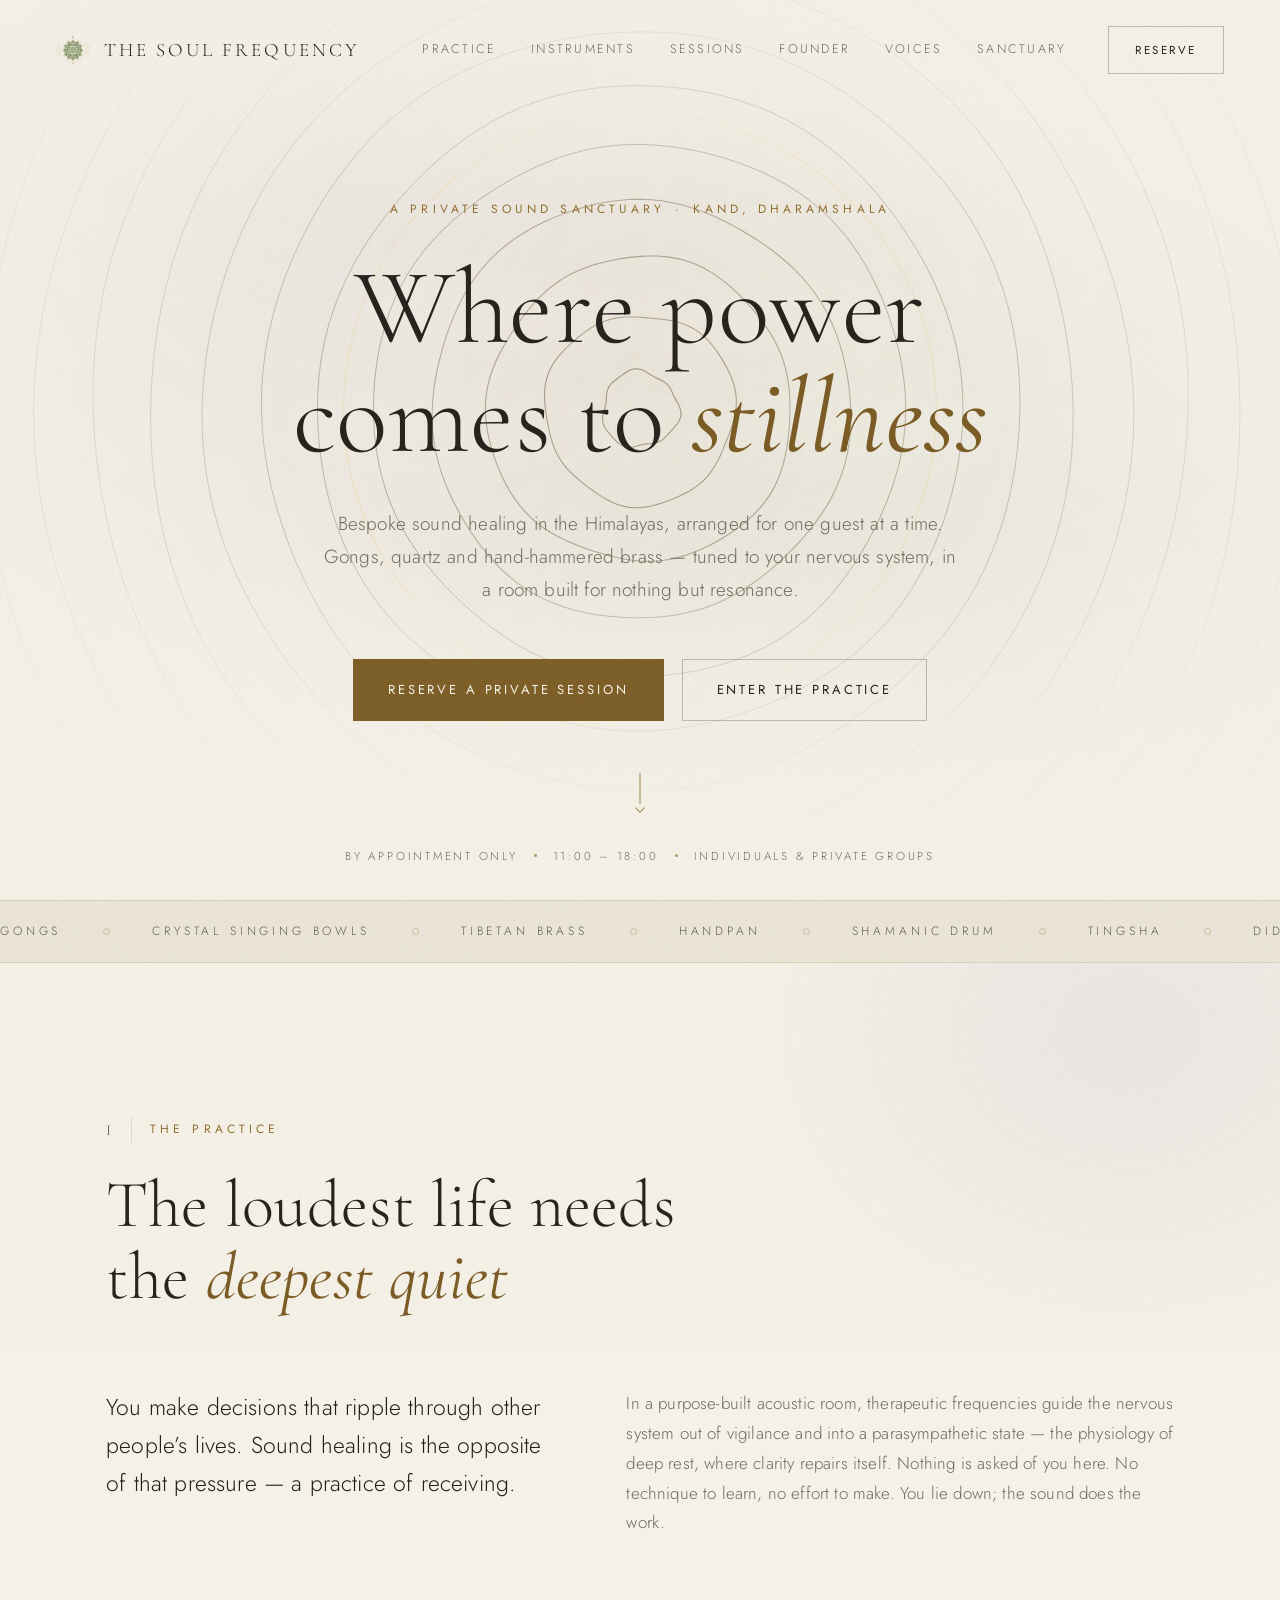
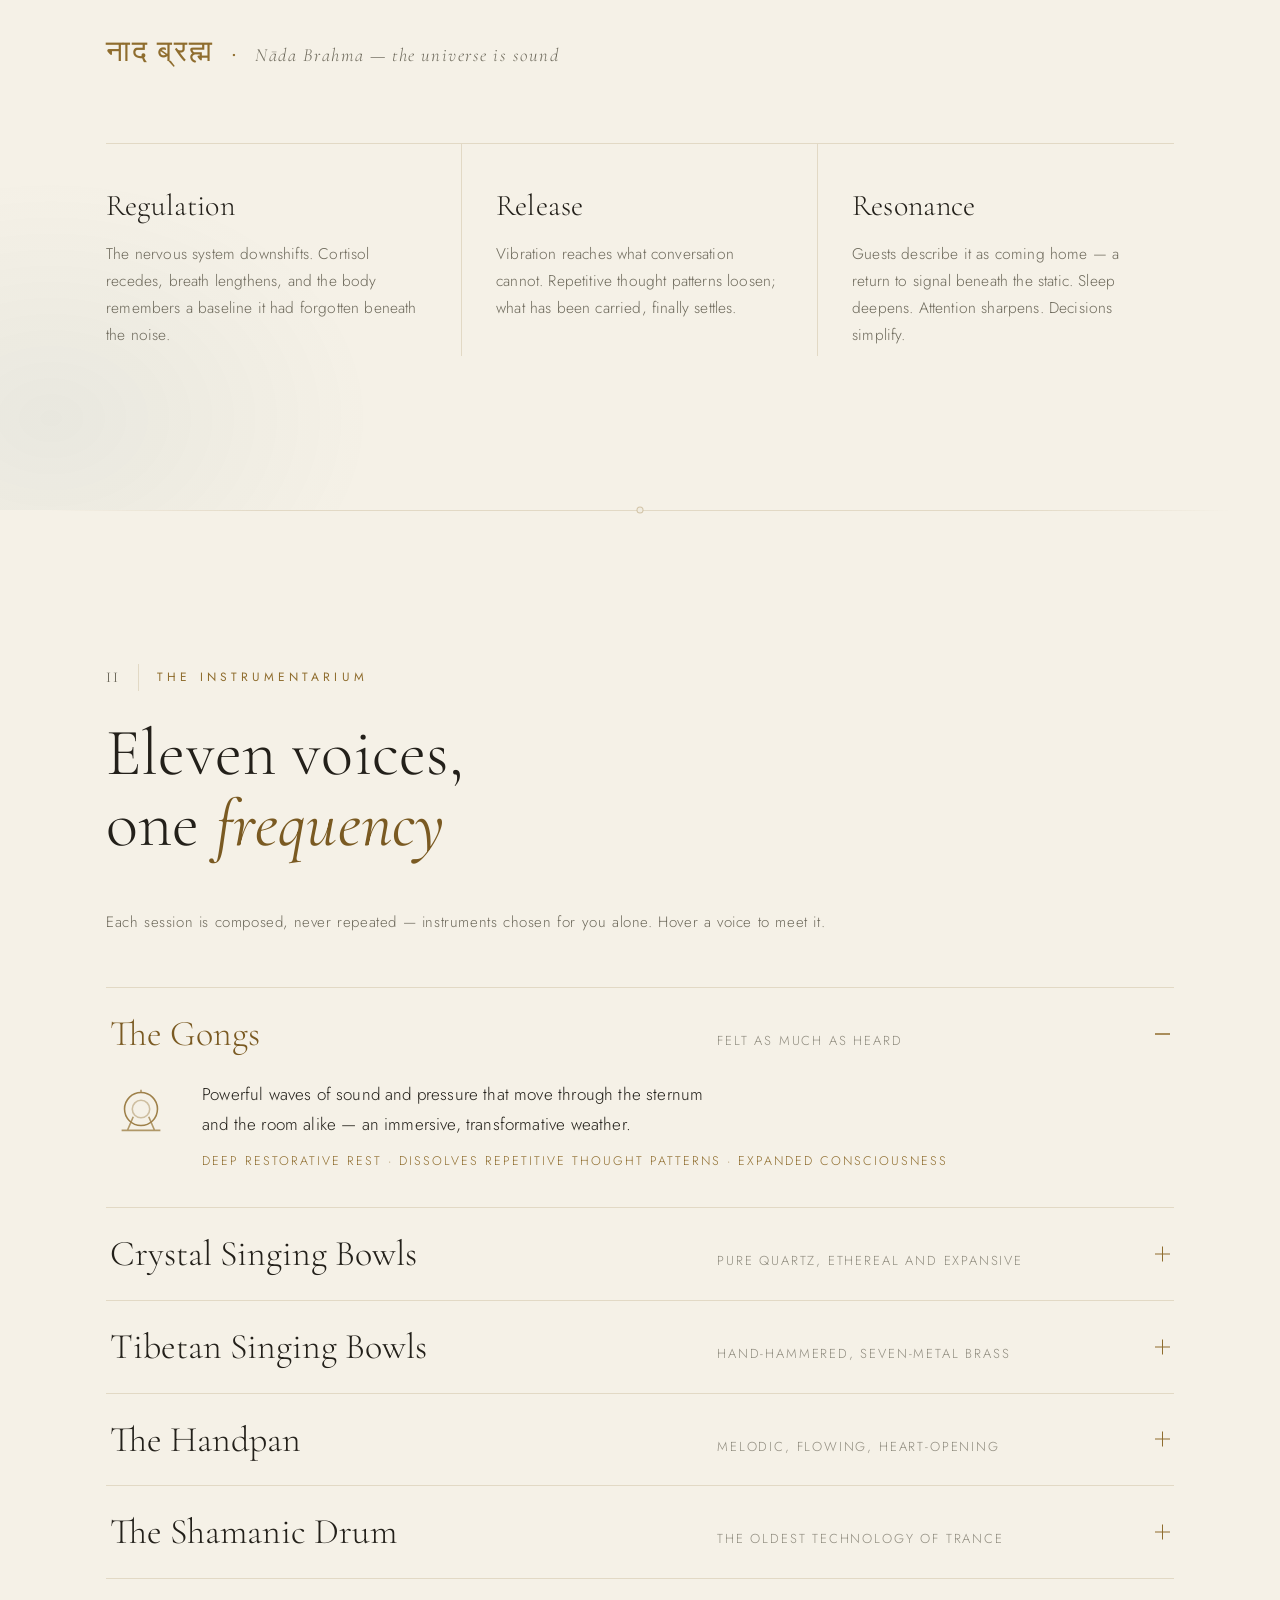
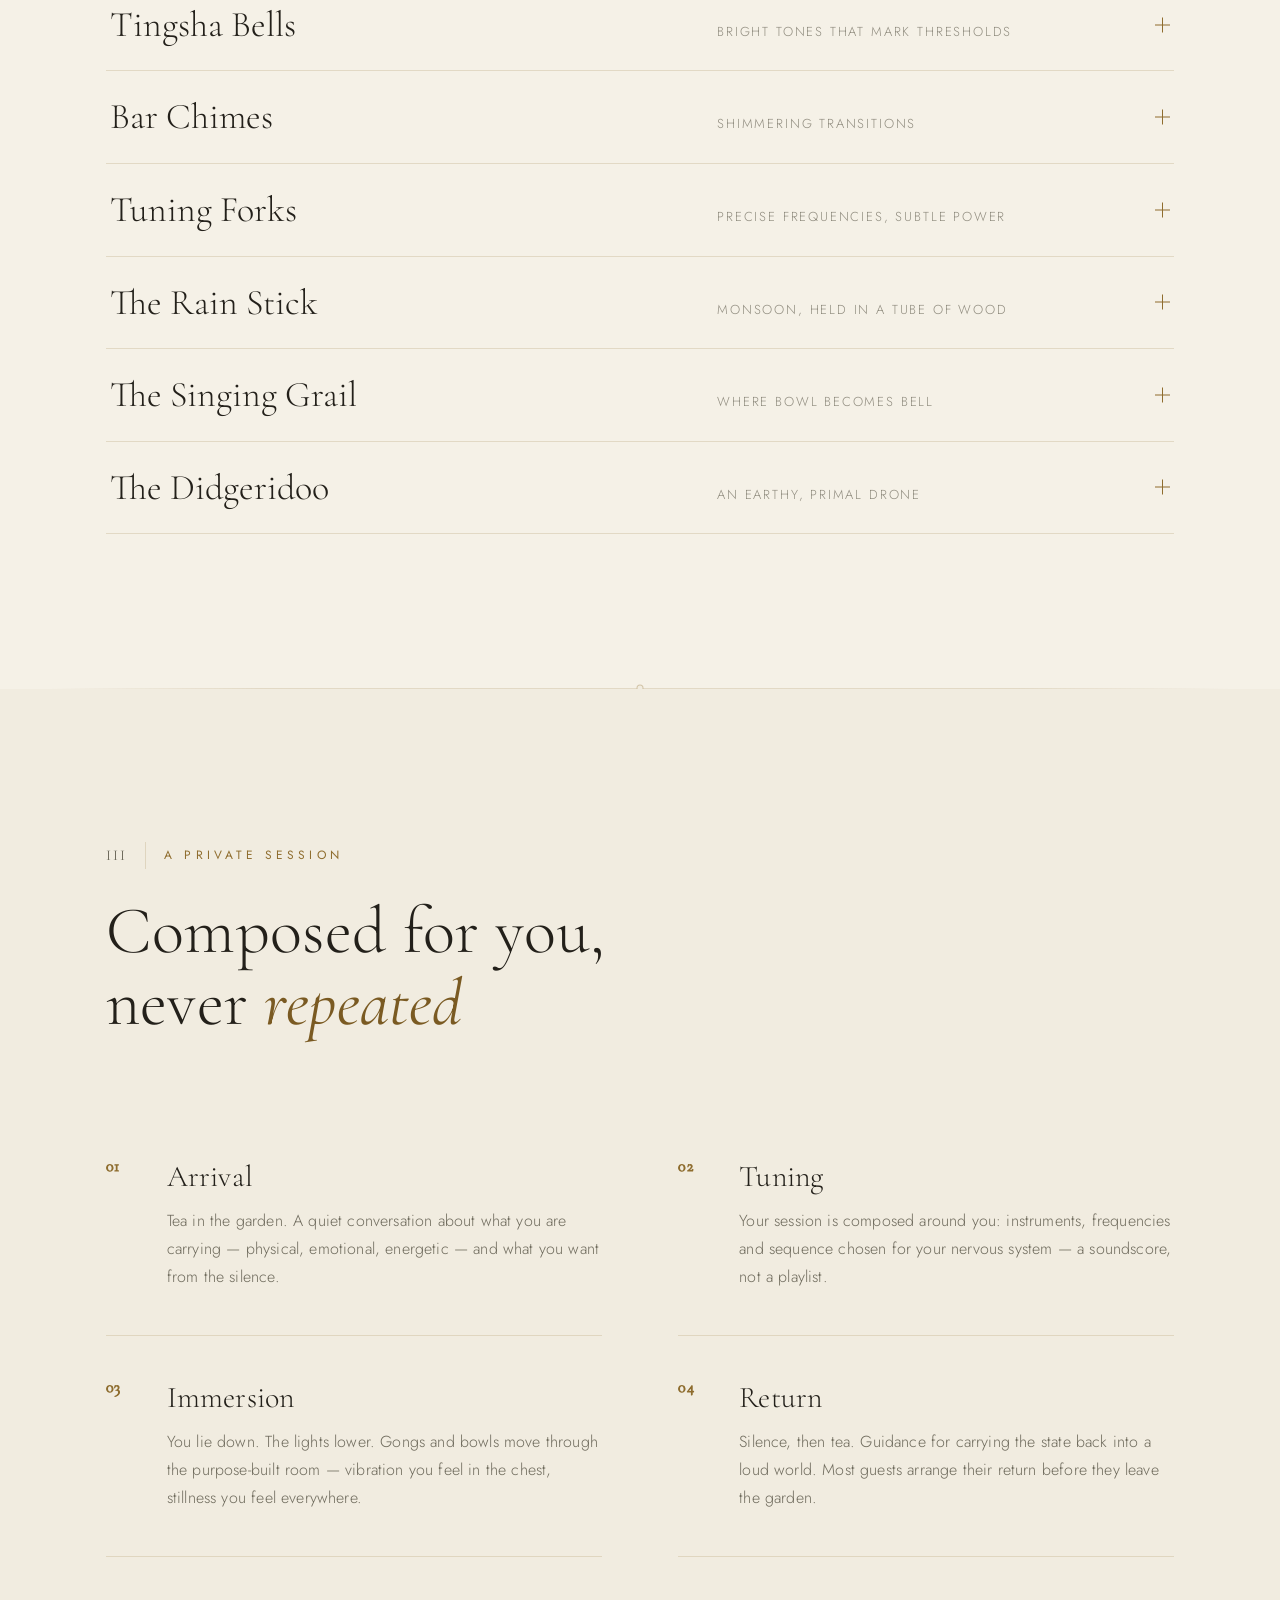
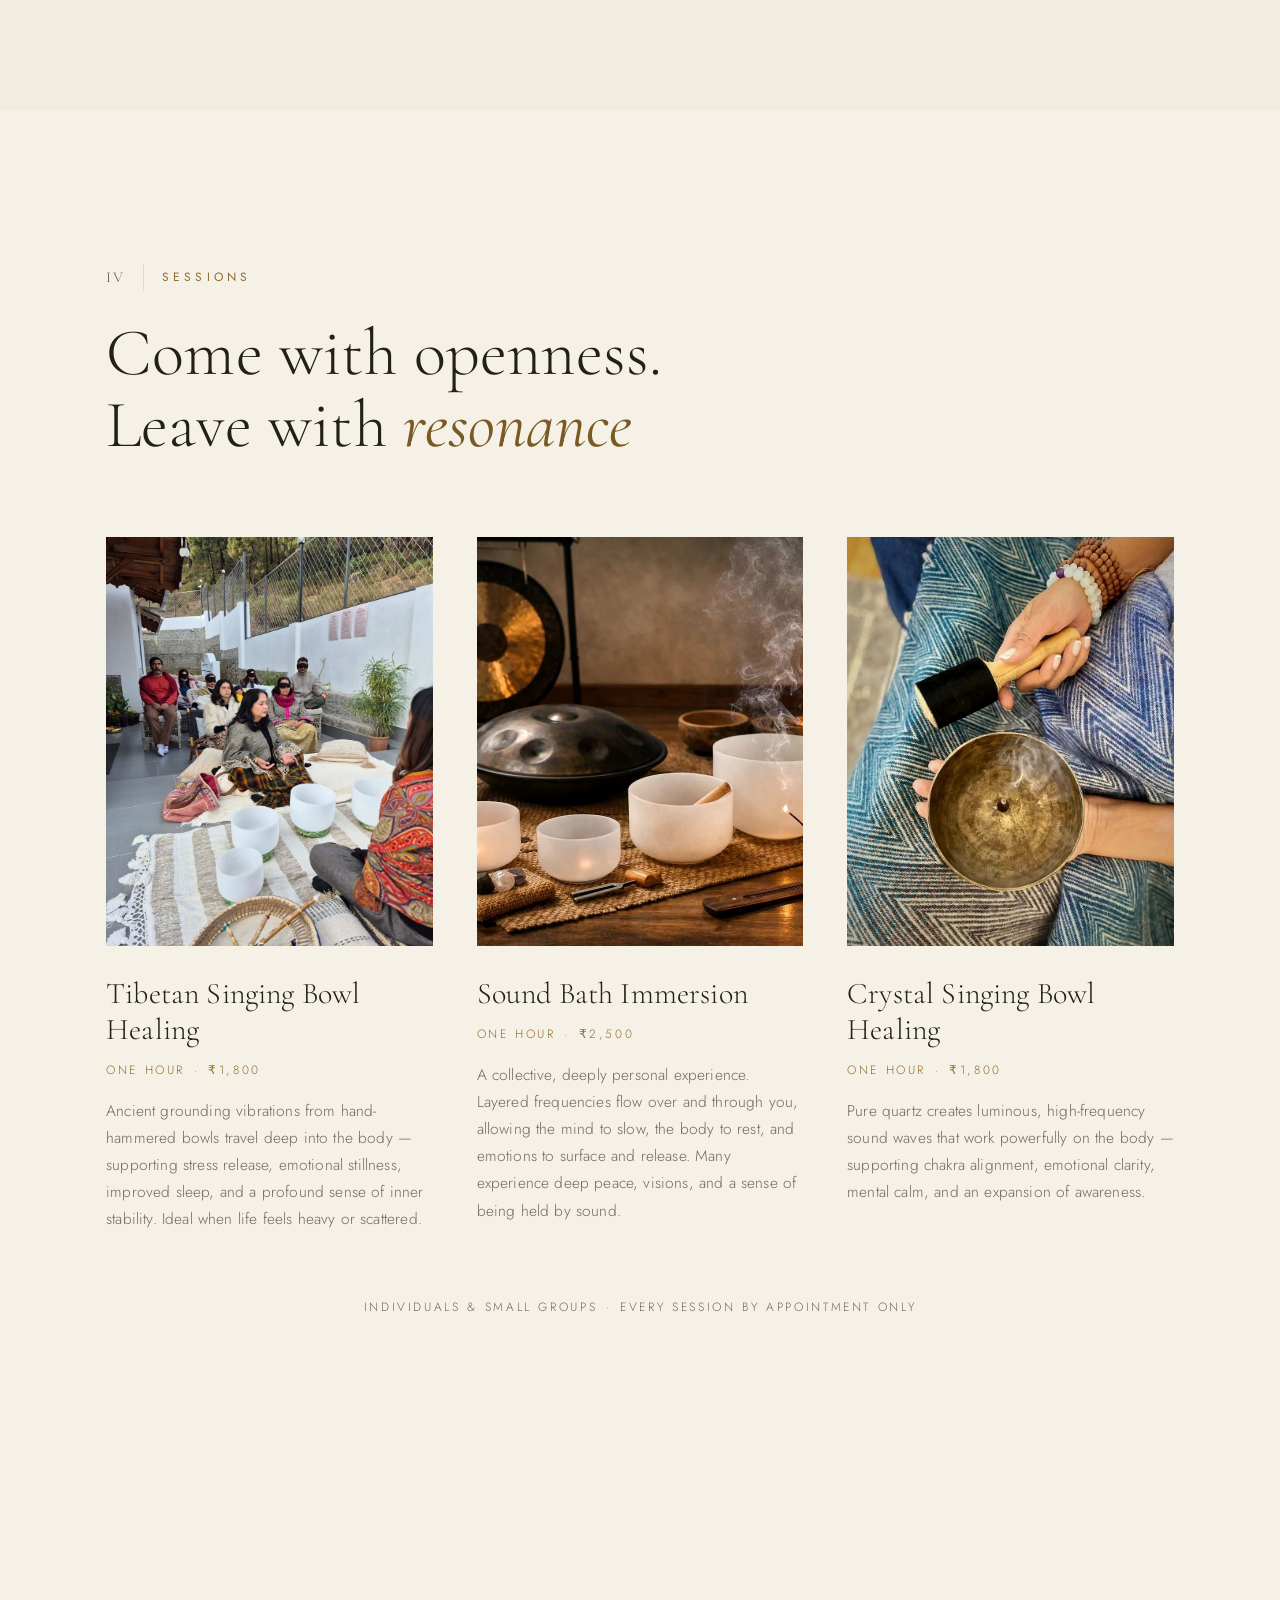
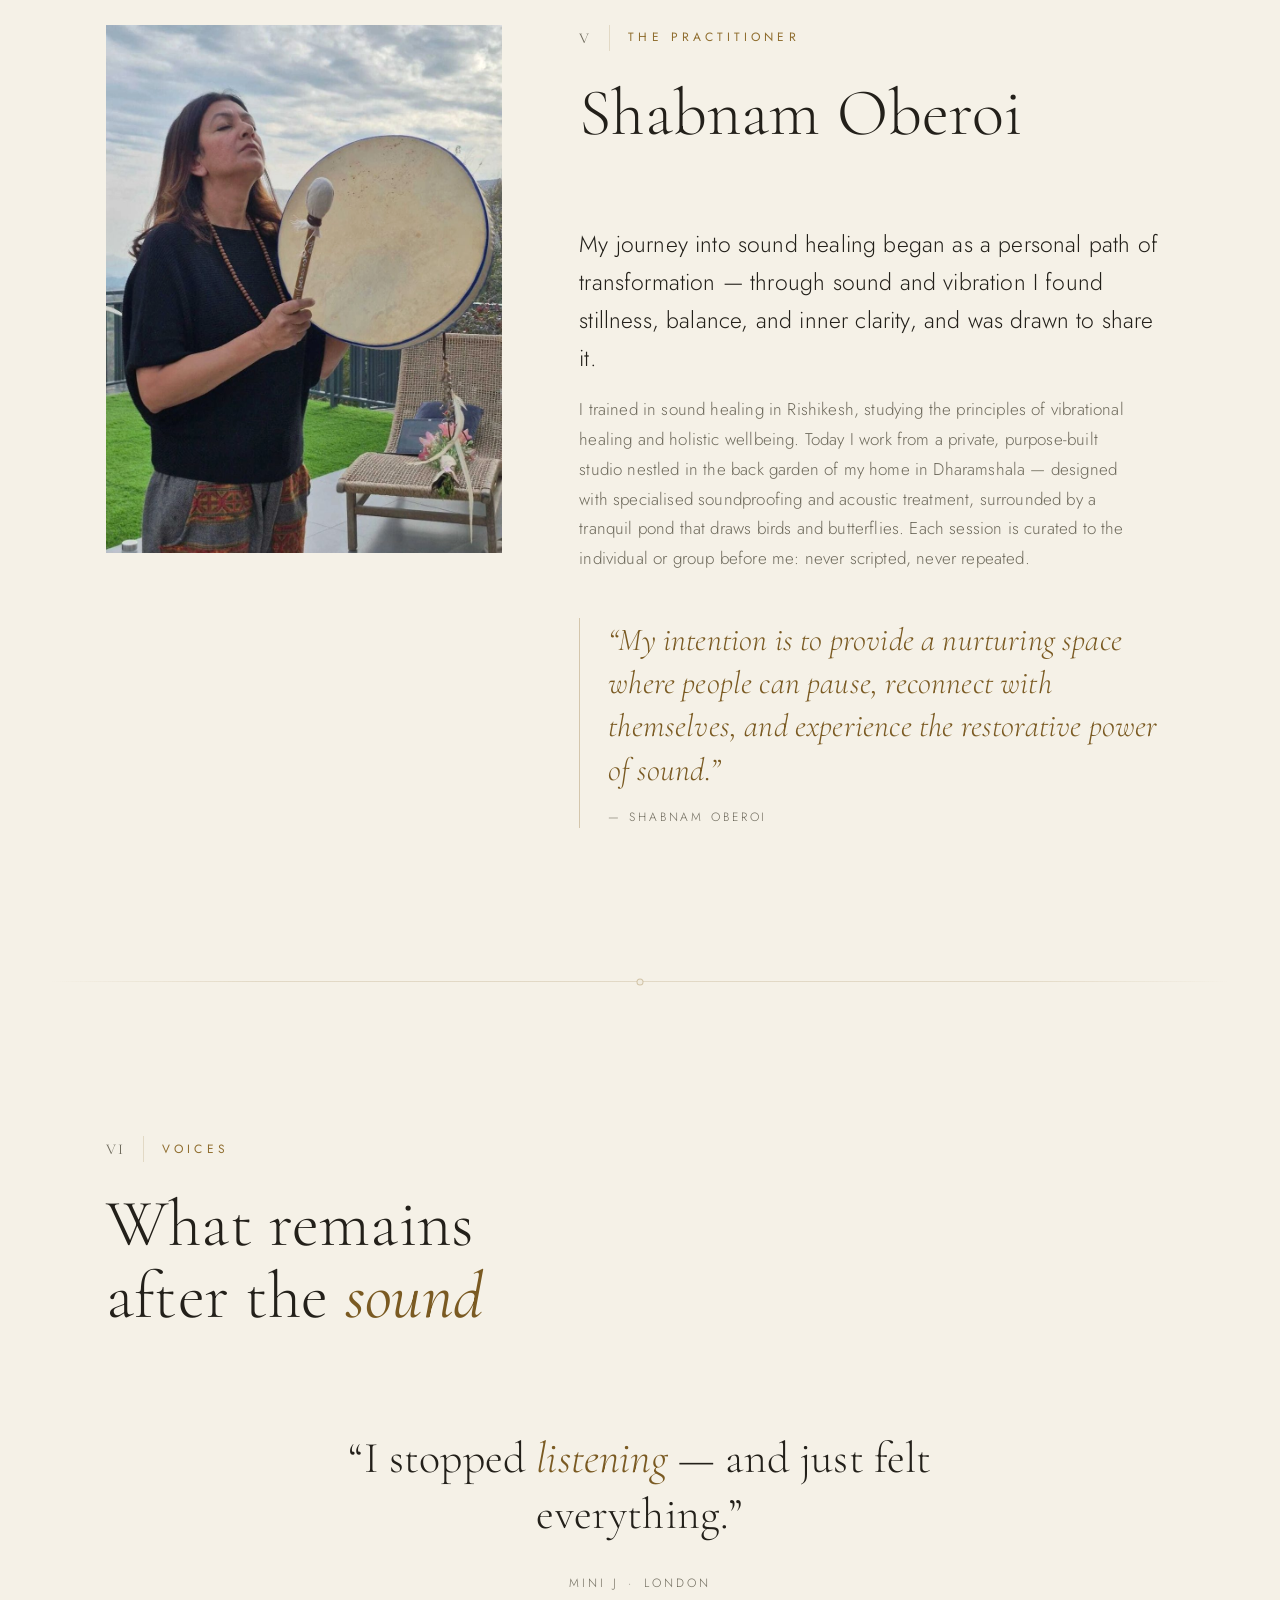
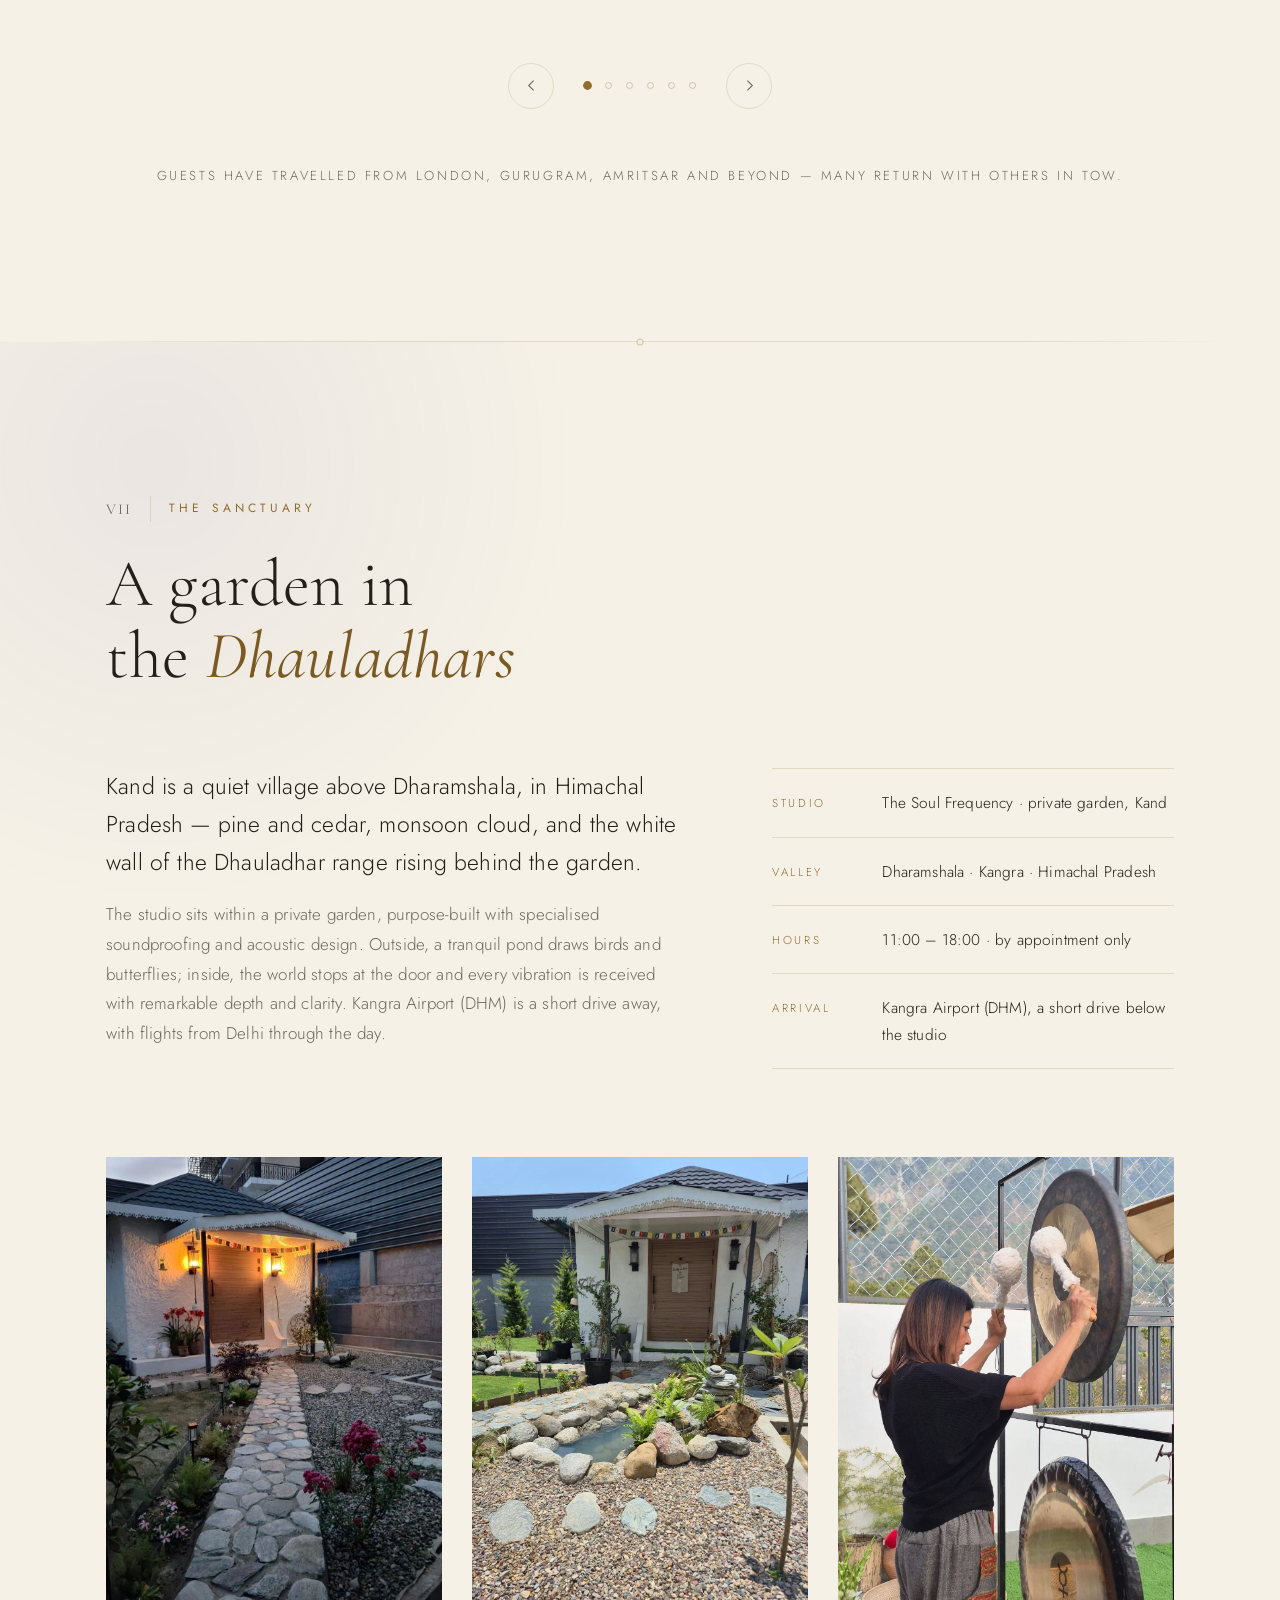
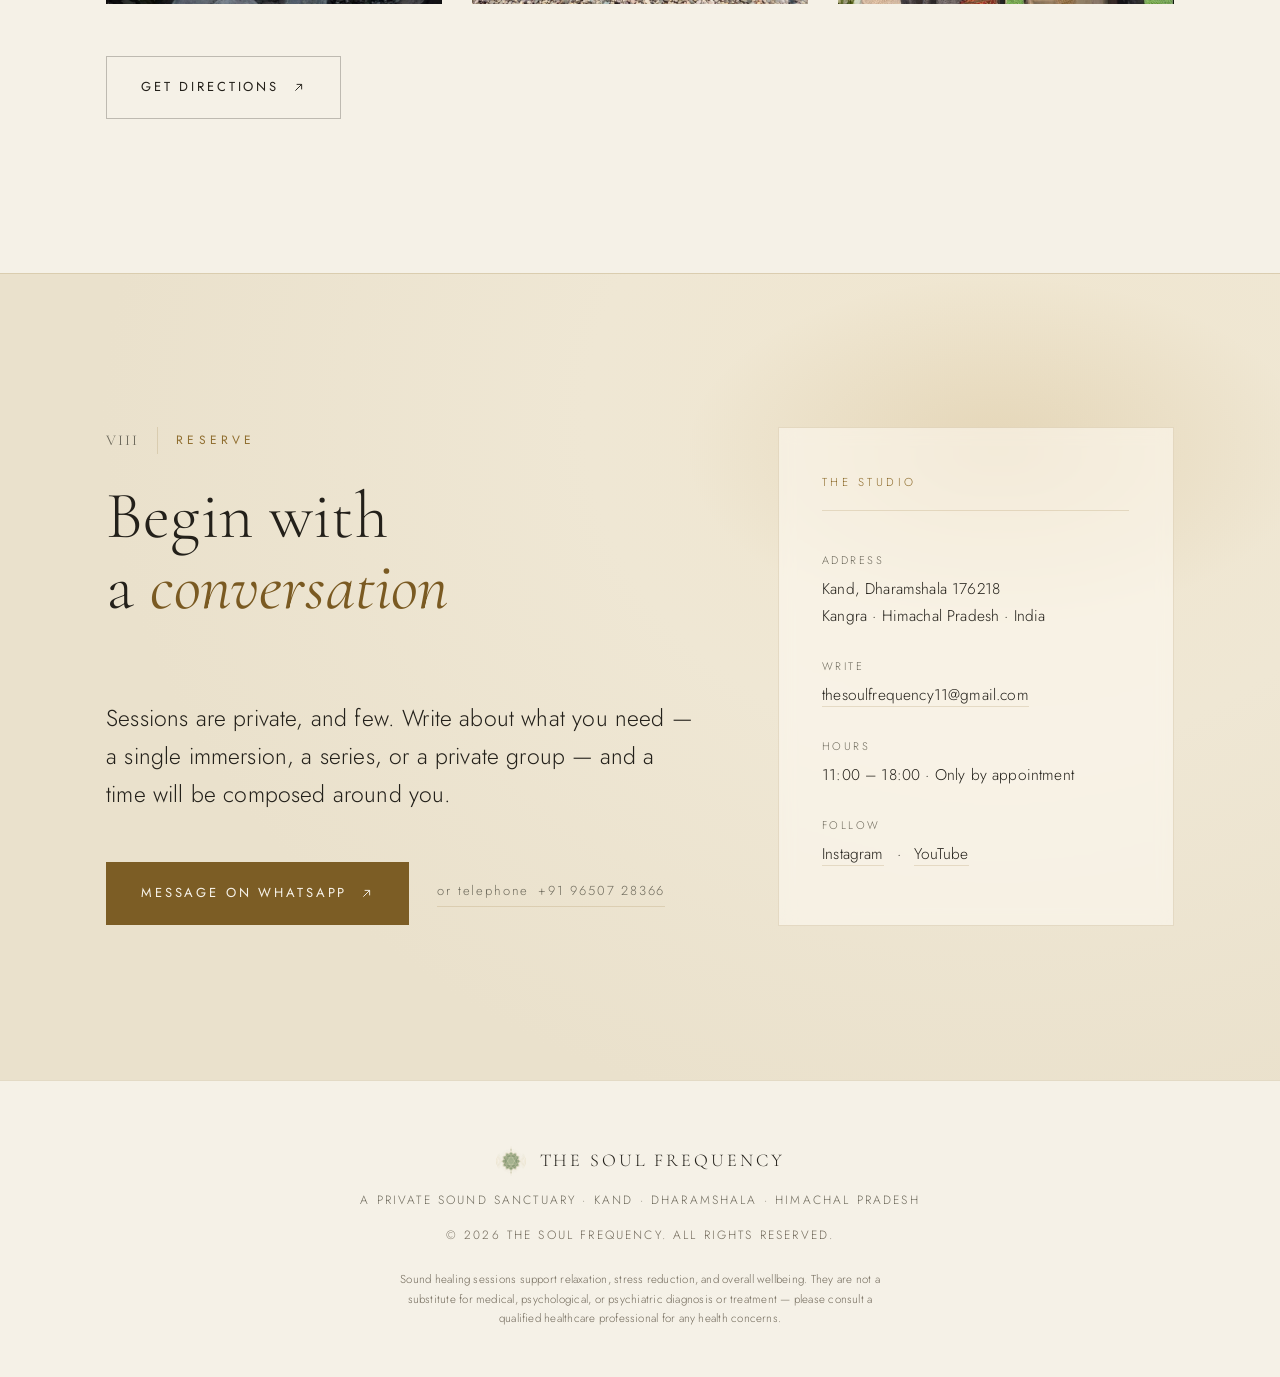
<file: index.html>
<!DOCTYPE html>
<html lang="en">
<head>
  <meta charset="UTF-8">
  <meta name="viewport" content="width=device-width, initial-scale=1.0">
  <title>The Soul Frequency — Private Sound Sanctuary · Dharamshala</title>
  <meta name="description" content="A bespoke sound healing sanctuary in the Himalayas. One practitioner, one guest at a time — gongs, crystal bowls and hand-hammered brass tuned to your nervous system. By appointment only.">
  <meta property="og:title" content="The Soul Frequency — Private Sound Sanctuary">
  <meta property="og:description" content="Bespoke sound healing in the Himalayas, arranged for one guest at a time. By appointment only.">
  <meta property="og:type" content="website">
  <meta property="og:image" content="https://dtsolutionsoman-coder.github.io/soul-frequency/assets/opt/bowls-flatlay.jpg">
  <meta property="og:url" content="https://dtsolutionsoman-coder.github.io/soul-frequency/">
  <meta name="twitter:card" content="summary_large_image">
  <meta name="twitter:title" content="The Soul Frequency — Private Sound Sanctuary">
  <meta name="twitter:description" content="Bespoke sound healing in the Himalayas, arranged for one guest at a time. By appointment only.">
  <meta name="twitter:image" content="https://dtsolutionsoman-coder.github.io/soul-frequency/assets/opt/bowls-flatlay.jpg">
  <link rel="canonical" href="https://dtsolutionsoman-coder.github.io/soul-frequency/">
  <script type="application/ld+json">
  {
    "@context": "https://schema.org",
    "@type": "HealthAndBeautyBusiness",
    "name": "The Soul Frequency",
    "description": "A bespoke sound healing studio in Dharamshala — personalised sessions with gongs, crystal bowls, Tibetan singing bowls and shamanic drums. By appointment only.",
    "url": "https://dtsolutionsoman-coder.github.io/soul-frequency/",
    "telephone": "+91-9650728366",
    "email": "thesoulfrequency11@gmail.com",
    "priceRange": "₹₹",
    "address": {
      "@type": "PostalAddress",
      "streetAddress": "Kand",
      "addressLocality": "Dharamshala",
      "addressRegion": "Himachal Pradesh",
      "postalCode": "176218",
      "addressCountry": "IN"
    },
    "geo": { "@type": "GeoCoordinates", "latitude": 32.214879, "longitude": 76.352677 },
    "openingHoursSpecification": [{
      "@type": "OpeningHoursSpecification",
      "dayOfWeek": ["Monday","Tuesday","Wednesday","Thursday","Friday","Saturday","Sunday"],
      "opens": "11:00",
      "closes": "18:00"
    }],
    "founder": { "@type": "Person", "name": "Shabnam Oberoi" },
    "sameAs": [
      "https://www.instagram.com/thesoulfrequency11",
      "https://www.youtube.com/@thesoulfrequency11"
    ]
  }
  </script>
  <link rel="icon" type="image/png" href="assets/opt/mandala-favicon.png">
  <link rel="apple-touch-icon" href="assets/opt/mandala-touch.png">
  <meta name="theme-color" content="#F5F1E7">
  <link rel="preload" as="font" type="font/woff2" crossorigin href="assets/fonts/CormorantGaramond-300.woff2">
  <link rel="preload" as="font" type="font/woff2" crossorigin href="assets/fonts/Jost-300.woff2">
  <link rel="preload" as="font" type="font/woff2" crossorigin href="assets/fonts/Jost-400.woff2">
  <style>
@font-face{font-family:Cormorant Garamond;font-style:italic;font-weight:300;font-display:swap;src:url(assets/fonts/CormorantGaramond-300i.woff2) format("woff2");unicode-range:U+0000-00FF,U+0131,U+0152-0153,U+02BB-02BC,U+02C6,U+02DA,U+02DC,U+0304,U+0308,U+0329,U+2000-206F,U+20AC,U+2122,U+2191,U+2193,U+2212,U+2215,U+FEFF,U+FFFD}@font-face{font-family:Cormorant Garamond;font-style:italic;font-weight:400;font-display:swap;src:url(assets/fonts/CormorantGaramond-400i.woff2) format("woff2");unicode-range:U+0000-00FF,U+0131,U+0152-0153,U+02BB-02BC,U+02C6,U+02DA,U+02DC,U+0304,U+0308,U+0329,U+2000-206F,U+20AC,U+2122,U+2191,U+2193,U+2212,U+2215,U+FEFF,U+FFFD}@font-face{font-family:Cormorant Garamond;font-style:normal;font-weight:300;font-display:swap;src:url(assets/fonts/CormorantGaramond-300.woff2) format("woff2");unicode-range:U+0000-00FF,U+0131,U+0152-0153,U+02BB-02BC,U+02C6,U+02DA,U+02DC,U+0304,U+0308,U+0329,U+2000-206F,U+20AC,U+2122,U+2191,U+2193,U+2212,U+2215,U+FEFF,U+FFFD}@font-face{font-family:Cormorant Garamond;font-style:normal;font-weight:400;font-display:swap;src:url(assets/fonts/CormorantGaramond-400.woff2) format("woff2");unicode-range:U+0000-00FF,U+0131,U+0152-0153,U+02BB-02BC,U+02C6,U+02DA,U+02DC,U+0304,U+0308,U+0329,U+2000-206F,U+20AC,U+2122,U+2191,U+2193,U+2212,U+2215,U+FEFF,U+FFFD}@font-face{font-family:Jost;font-style:normal;font-weight:300;font-display:swap;src:url(assets/fonts/Jost-300.woff2) format("woff2");unicode-range:U+0000-00FF,U+0131,U+0152-0153,U+02BB-02BC,U+02C6,U+02DA,U+02DC,U+0304,U+0308,U+0329,U+2000-206F,U+20AC,U+2122,U+2191,U+2193,U+2212,U+2215,U+FEFF,U+FFFD}@font-face{font-family:Jost;font-style:normal;font-weight:400;font-display:swap;src:url(assets/fonts/Jost-400.woff2) format("woff2");unicode-range:U+0000-00FF,U+0131,U+0152-0153,U+02BB-02BC,U+02C6,U+02DA,U+02DC,U+0304,U+0308,U+0329,U+2000-206F,U+20AC,U+2122,U+2191,U+2193,U+2212,U+2215,U+FEFF,U+FFFD}:root{--void: #F5F1E7;--void-rgb: 245, 241, 231;--veil: #ECE6D7;--deep-bg: #F1ECE0;--brass: #8F6D2E;--brass-rgb: 143, 109, 46;--brass-hover: #A8823F;--candlelight: #7A5A22;--moonlight: #23201A;--mist: #6E6A5C;--hairline: rgba(143, 109, 46, .32);--hairline-dim: rgba(143, 109, 46, .18);--footer-dim: #71695A;--btn-ink: #F7F3EA;--ghost-border: rgba(35, 32, 26, .26);--ghost-ink: #23201A;--nav-scrolled-bg: rgba(245, 241, 231, .86);--menu-bg: rgba(245, 241, 231, .97);--ticker-bg: rgba(226, 218, 202, .5);--panel-bg: rgba(255, 252, 245, .55);--title-shadow: 0 0 60px rgba(255, 250, 240, .9);--hero-veil: radial-gradient(58% 46% at 50% 44%, rgba(245, 241, 231, 0) 0%, rgba(245, 241, 231, .08) 46%, rgba(245, 241, 231, .66) 100%), linear-gradient(180deg, rgba(245, 241, 231, .5) 0%, rgba(245, 241, 231, 0) 22%, rgba(245, 241, 231, 0) 60%, rgba(245, 241, 231, 1) 100%);--reserve-bg: radial-gradient(70% 90% at 78% 18%, #F0E6CF 0%, #EFE7D4 46%, #EAE1CC 100%);--reserve-glow: radial-gradient(34% 30% at 78% 22%, rgba(168, 130, 63, .16), transparent 72%);--aurora-1: rgba(107, 91, 158, .07);--aurora-2: rgba(46, 95, 99, .06);--aurora-3: rgba(107, 91, 158, .07);--frame-filter: saturate(.94) contrast(1.01) brightness(1.02);--frame-filter-hover: saturate(1.02) contrast(1) brightness(1.04);color-scheme:light}:root{--font-display: "Cormorant Garamond", "Times New Roman", serif;--font-body: "Jost", "Century Gothic", "Segoe UI", sans-serif;--wrap: 1180px;--gutter: clamp(20px, 5vw, 56px);--section-pad: clamp(88px, 12vw, 168px);--ease-out: cubic-bezier(.22, 1, .36, 1);--dur: .9s}*,*:before,*:after{box-sizing:border-box}html{scroll-behavior:smooth}body{margin:0;background:var(--void);color:var(--moonlight);font-family:var(--font-body);font-weight:300;font-size:17px;line-height:1.75;letter-spacing:.01em;-webkit-font-smoothing:antialiased;overflow-x:hidden}img,svg{display:block}a{color:inherit;text-decoration:none}button{font:inherit;color:inherit;background:none;border:0;cursor:pointer}::selection{background:#8f6d2e38;color:#23201a}.skip-link{position:fixed;top:-100px;left:16px;z-index:200;padding:10px 18px;background:#7c5d25;color:var(--btn-ink);font-size:13px;letter-spacing:.12em;text-transform:uppercase;transition:top .3s}.skip-link:focus{top:16px}:focus-visible{outline:1.5px solid var(--brass);outline-offset:4px}.grain{position:fixed;inset:-50%;z-index:90;pointer-events:none;background-image:url("data:image/svg+xml,%3Csvg xmlns='http://www.w3.org/2000/svg' width='300' height='300'%3E%3Cfilter id='n'%3E%3CfeTurbulence type='fractalNoise' baseFrequency='0.9' numOctaves='2' stitchTiles='stitch'/%3E%3C/filter%3E%3Crect width='100%25' height='100%25' filter='url(%23n)'/%3E%3C/svg%3E");opacity:.05;animation:grain-shift 1.4s steps(4) infinite}@keyframes grain-shift{0%{transform:translate(0)}25%{transform:translate(-1.5%,1%)}50%{transform:translate(1%,-1.5%)}75%{transform:translate(-1%,-1%)}to{transform:translate(0)}}h1,h2,h3,blockquote p{font-family:var(--font-display);font-weight:300;margin:0}h1{font-size:clamp(52px,8.4vw,118px);line-height:1.02;letter-spacing:.005em}h2{font-size:clamp(38px,5.2vw,68px);line-height:1.08}h3{font-size:clamp(24px,2.4vw,30px);line-height:1.2}h1 em,h2 em{font-style:italic;font-weight:400;color:var(--candlelight)}p{margin:0}.eyebrow{font-family:var(--font-body);font-size:12px;font-weight:400;letter-spacing:.34em;text-transform:uppercase;color:var(--brass);display:flex;align-items:center;gap:18px;margin:0 0 26px}.eyebrow .numeral{font-family:var(--font-display);font-size:15px;letter-spacing:.14em;color:var(--mist);padding-right:18px;border-right:1px solid var(--hairline-dim)}.lede{font-size:clamp(19px,2vw,23px);line-height:1.65;font-weight:300;color:var(--moonlight)}.body{color:var(--mist);max-width:56ch}.body+.body{margin-top:1.2em}.btn{display:inline-flex;align-items:center;gap:12px;font-family:var(--font-body);font-size:13px;font-weight:400;letter-spacing:.22em;text-transform:uppercase;padding:19px 34px;transition:all .45s var(--ease-out);white-space:nowrap}.btn svg{width:15px;height:15px;transition:transform .45s var(--ease-out)}.btn:hover svg{transform:translate(3px,-3px)}.btn-solid{background:#7c5d25;color:var(--btn-ink);border:1px solid #7C5D25}.btn-solid:hover{background:#8f6d2e;border-color:#8f6d2e}.btn-ghost{color:var(--ghost-ink);border:1px solid var(--ghost-border)}.btn-ghost:hover{border-color:var(--brass);color:var(--candlelight)}.nav{position:fixed;top:0;left:0;right:0;z-index:100;display:flex;align-items:center;gap:40px;padding:26px var(--gutter);transition:background .5s,padding .5s,border-color .5s;border-bottom:1px solid transparent}.nav.is-scrolled{background:var(--nav-scrolled-bg);-webkit-backdrop-filter:blur(18px);backdrop-filter:blur(18px);border-bottom-color:var(--hairline-dim);padding-top:16px;padding-bottom:16px}.nav-brand{display:inline-flex;align-items:center;gap:14px;color:var(--moonlight);margin-right:auto}.nav-mark{width:34px;height:34px;color:var(--brass);transition:transform 1.2s var(--ease-out)}.nav-brand:hover .nav-mark{transform:rotate(120deg)}.nav-word{font-family:var(--font-display);font-size:19px;letter-spacing:.16em;text-transform:uppercase}.nav-links{display:flex;gap:clamp(18px,2.4vw,34px)}.nav-links a{position:relative;font-size:12.5px;letter-spacing:.18em;text-transform:uppercase;color:var(--mist);padding:6px 2px;transition:color .35s}.nav-links a:after{content:"";position:absolute;left:0;bottom:0;width:100%;height:1px;background:var(--brass);transform:scaleX(0);transform-origin:right;transition:transform .45s var(--ease-out)}.nav-links a:hover{color:var(--moonlight)}.nav-links a:hover:after{transform:scaleX(1);transform-origin:left}.nav-cta{padding:13px 26px;font-size:11.5px}.nav-burger{display:none;flex-direction:column;gap:7px;padding:10px;margin-right:-10px}.nav-burger span{display:block;width:26px;height:1.5px;background:var(--moonlight);transition:transform .45s var(--ease-out),opacity .3s}.nav-burger[aria-expanded=true] span:first-child{transform:translateY(4.25px) rotate(45deg)}.nav-burger[aria-expanded=true] span:last-child{transform:translateY(-4.25px) rotate(-45deg)}.mobile-menu{position:fixed;inset:0;z-index:99;background:var(--menu-bg);-webkit-backdrop-filter:blur(24px);backdrop-filter:blur(24px);display:flex;align-items:center;justify-content:center;opacity:0;visibility:hidden;transition:opacity .5s var(--ease-out),visibility .5s}.mobile-menu.is-open{opacity:1;visibility:visible}.mobile-menu nav{display:flex;flex-direction:column;align-items:center;gap:8px;text-align:center}.mobile-menu a{font-family:var(--font-display);font-size:clamp(32px,7vw,44px);color:var(--moonlight);padding:8px 24px;opacity:0;transform:translateY(18px);transition:opacity .6s var(--ease-out),transform .6s var(--ease-out),color .3s}.mobile-menu.is-open a{opacity:1;transform:none}.mobile-menu.is-open a:nth-child(1){transition-delay:.08s}.mobile-menu.is-open a:nth-child(2){transition-delay:.14s}.mobile-menu.is-open a:nth-child(3){transition-delay:.2s}.mobile-menu.is-open a:nth-child(4){transition-delay:.26s}.mobile-menu.is-open a:nth-child(5){transition-delay:.32s}.mobile-menu.is-open a:nth-child(6){transition-delay:.38s}.mobile-menu.is-open a:nth-child(7){transition-delay:.44s}.mobile-menu a:hover{color:var(--candlelight)}.mm-reserve{margin-top:28px;font-size:clamp(24px,5vw,32px)!important;font-style:italic;color:var(--brass)!important}.hero{position:relative;min-height:100vh;min-height:100svh;display:flex;flex-direction:column;align-items:center;justify-content:center;text-align:center;padding:140px var(--gutter) 120px;isolation:isolate}#field{position:absolute;inset:0;width:100%;height:100%;z-index:-2}.hero-veil{position:absolute;inset:0;z-index:-1;background:var(--hero-veil)}.hero-inner{max-width:900px}.hero-eyebrow{justify-content:center;margin-bottom:34px}.hero-title{text-shadow:var(--title-shadow)}.hero-lede{margin:34px auto 0;max-width:58ch;color:var(--mist);font-size:clamp(16px,1.55vw,19px)}.hero-actions{display:flex;gap:18px;justify-content:center;flex-wrap:wrap;margin-top:52px}.hero-foot{position:absolute;bottom:34px;left:0;right:0;display:flex;justify-content:center;align-items:center;gap:16px;font-size:11.5px;letter-spacing:.24em;text-transform:uppercase;color:var(--mist)}.hero-foot .dot{width:3px;height:3px;border-radius:50%;background:var(--brass);opacity:.7}.scroll-hint{position:absolute;bottom:86px;left:50%;transform:translate(-50%);color:var(--brass);opacity:.75;transition:opacity .4s}.scroll-hint:hover{opacity:1}.scroll-hint svg{width:11px;height:42px}.scroll-hint line,.scroll-hint path{stroke:currentColor;stroke-width:1.2}.scroll-hint line{animation:hint-fall 2.6s var(--ease-out) infinite}@keyframes hint-fall{0%{transform:translateY(-8px);opacity:0}35%{opacity:1}to{transform:translateY(10px);opacity:0}}.hero-inner>*{opacity:0;transform:translateY(26px);animation:rise var(--dur) var(--ease-out) forwards}.hero-eyebrow{animation-delay:.25s}.hero-title{animation-delay:.4s}.hero-lede{animation-delay:.6s}.hero-actions{animation-delay:.8s}@keyframes rise{to{opacity:1;transform:none}}.ticker{overflow:hidden;border-top:1px solid var(--hairline-dim);border-bottom:1px solid var(--hairline-dim);padding:20px 0;background:var(--ticker-bg)}.ticker-track{display:flex;align-items:center;gap:42px;width:max-content;animation:ticker-run 75s linear infinite}.ticker span{font-size:12px;font-weight:300;letter-spacing:.32em;text-transform:uppercase;color:#5e5a4c;white-space:nowrap}.ticker i{width:7px;height:7px;border-radius:50%;border:1px solid var(--hairline);flex:none}@keyframes ticker-run{to{transform:translate(-50%)}}.wrap{max-width:var(--wrap);margin:0 auto;padding:0 var(--gutter)}section[id]{scroll-margin-top:84px}.section{padding:var(--section-pad) 0;position:relative}.section-deep{background:var(--deep-bg)}.section-head{margin-bottom:clamp(48px,6vw,84px)}.section-note{color:var(--mist);font-size:15px;letter-spacing:.04em;margin:-28px 0 52px}.hint-touch{display:none}.divide{border:0;height:1px;max-width:var(--wrap);margin:0 auto;background:linear-gradient(90deg,transparent,var(--hairline-dim) 18%,var(--hairline-dim) 82%,transparent);position:relative;overflow:visible}.divide:after{content:"";position:absolute;left:50%;top:50%;width:7px;height:7px;border-radius:50%;border:1px solid var(--hairline);background:var(--deep-bg);transform:translate(-50%,-50%)}#practice:before,#sanctuary:before{content:"";position:absolute;inset:0;pointer-events:none;z-index:0}#practice:before{background:radial-gradient(42% 38% at 88% 6%,var(--aurora-1),transparent 70%),radial-gradient(36% 30% at 4% 92%,var(--aurora-2),transparent 70%)}#sanctuary:before{background:radial-gradient(46% 40% at 12% 8%,var(--aurora-3),transparent 72%)}.section>.wrap{position:relative;z-index:1}.practice-grid{display:grid;grid-template-columns:minmax(0,5fr) minmax(0,6fr);gap:clamp(32px,5vw,72px);align-items:start}.practice-grid .body{max-width:none}.sanskrit{margin:clamp(56px,7vw,88px) 0 clamp(40px,5vw,64px);font-family:var(--font-display);font-size:clamp(22px,2.6vw,30px);color:var(--brass);letter-spacing:.06em}.sanskrit span{font-size:.62em;font-style:italic;color:var(--mist);letter-spacing:.08em}.outcomes{display:grid;grid-template-columns:repeat(3,1fr);border-top:1px solid var(--hairline-dim)}.outcome{padding:44px 34px 8px 0;border-right:1px solid var(--hairline-dim)}.outcome:last-child{border-right:0}.outcome+.outcome{padding-left:34px}.outcome h3{margin-bottom:16px}.outcome p{color:var(--mist);font-size:15.5px}.instrumentarium{list-style:none;margin:0;padding:0;border-top:1px solid var(--hairline-dim)}.ins{border-bottom:1px solid var(--hairline-dim)}.ins-row{width:100%;display:grid;grid-template-columns:minmax(0,3fr) minmax(0,2fr) 40px;align-items:baseline;gap:24px;text-align:left;padding:26px 4px;transition:padding .5s var(--ease-out)}.ins-name{font-family:var(--font-display);font-size:clamp(24px,3vw,36px);line-height:1.1;color:var(--moonlight);transition:color .4s,transform .5s var(--ease-out)}.ins-essence{font-size:13px;letter-spacing:.14em;text-transform:uppercase;color:var(--mist);opacity:.75;transition:opacity .4s}.ins-plus{position:relative;width:15px;height:15px;justify-self:end;align-self:center}.ins-plus:before,.ins-plus:after{content:"";position:absolute;left:0;top:50%;width:15px;height:1px;background:var(--brass);transform:translateY(-50%);transition:transform .5s var(--ease-out)}.ins-plus:after{transform:translateY(-50%) rotate(90deg)}.ins-row:hover .ins-name{color:var(--candlelight);transform:translate(10px)}.ins-row:hover .ins-essence{opacity:1}.ins[data-open=true] .ins-name{color:var(--candlelight)}.ins[data-open=true] .ins-plus:after{transform:translateY(-50%) rotate(0)}.ins-detail{display:grid;grid-template-rows:0fr;transition:grid-template-rows .7s var(--ease-out)}.ins-detail-inner{overflow:hidden;display:flex;gap:30px;align-items:flex-start;padding:0 4px}.ins[data-open=true] .ins-detail{grid-template-rows:1fr}.ins-glyph{width:62px;height:62px;flex:none;color:var(--brass);opacity:.85}.ins-detail p:first-of-type{color:var(--moonlight);max-width:52ch}.ins-benefit{margin-top:12px!important;font-size:12.5px!important;letter-spacing:.16em;text-transform:uppercase;color:var(--brass)!important}.ins[data-open=true] .ins-detail-inner{padding-bottom:34px}.section-deep .section-head{text-align:left}.rite{display:grid;grid-template-columns:repeat(2,1fr);gap:0 clamp(48px,6vw,96px)}.rite-step{display:flex;gap:clamp(22px,3vw,40px);padding:44px 0;border-bottom:1px solid var(--hairline-dim)}.rite-num{font-family:var(--font-display);font-size:clamp(44px,4.6vw,64px);line-height:.9;color:transparent;-webkit-text-stroke:1px var(--brass);flex:none;min-width:1.4em}.rite-step h3{margin-bottom:12px}.rite-step p{color:var(--mist);font-size:16px}.frame{margin:0;position:relative;overflow:hidden;background:var(--veil)}.frame img{width:100%;height:100%;object-fit:cover;display:block;filter:var(--frame-filter);transition:filter .8s var(--ease-out),transform 1.2s var(--ease-out)}.frame:hover img{filter:var(--frame-filter-hover);transform:scale(1.025)}.sessions{display:grid;grid-template-columns:repeat(3,1fr);gap:clamp(28px,3.4vw,48px)}.session .frame{aspect-ratio:4 / 5}.session h3{margin-top:30px}.session-meta{margin-top:12px;font-size:12px;letter-spacing:.22em;text-transform:uppercase;color:var(--brass)}.session-desc{margin-top:16px;color:var(--mist);font-size:15.5px}.session-note{margin-top:64px;text-align:center;font-size:12px;letter-spacing:.22em;text-transform:uppercase;color:var(--mist)}.gallery{display:grid;grid-template-columns:repeat(3,1fr);gap:clamp(18px,2.4vw,32px);margin:clamp(56px,7vw,88px) 0 0}.gallery figure{aspect-ratio:3 / 4}.founder-photo{aspect-ratio:3 / 4;align-self:start}.founder-grid{display:grid;grid-template-columns:minmax(0,4fr) minmax(0,6fr);gap:clamp(40px,6vw,90px);align-items:center}.founder-grid .lede{margin-bottom:18px}.pull{margin:44px 0 0;padding-left:28px;border-left:1px solid var(--hairline)}.pull p{font-size:clamp(24px,2.6vw,32px);font-style:italic;line-height:1.35;color:var(--candlelight)}.pull cite{display:block;margin-top:16px;font-family:var(--font-body);font-style:normal;font-size:12px;letter-spacing:.24em;text-transform:uppercase;color:var(--mist)}.stage{max-width:860px;margin:0 auto;text-align:center;min-height:300px;display:flex;flex-direction:column}.stage-quotes{position:relative;flex:1}.quote{position:absolute;inset:0;display:flex;flex-direction:column;justify-content:center;align-items:center;gap:30px;opacity:0;transform:translateY(14px);transition:opacity .9s var(--ease-out),transform .9s var(--ease-out);pointer-events:none;padding:0 8px}.quote.is-active{opacity:1;transform:none;pointer-events:auto}.quote p{font-size:clamp(28px,3.8vw,44px);line-height:1.28}.quote em{font-style:italic;color:var(--candlelight)}.quote cite{font-family:var(--font-body);font-style:normal;font-size:12px;letter-spacing:.26em;text-transform:uppercase;color:var(--mist)}.stage-controls{display:flex;align-items:center;justify-content:center;gap:30px;margin-top:48px}.stage-btn{width:46px;height:46px;border:1px solid var(--hairline-dim);border-radius:50%;color:var(--mist);display:grid;place-items:center;transition:border-color .4s,color .4s}.stage-btn:hover{border-color:var(--brass);color:var(--candlelight)}.stage-btn svg{width:17px;height:17px}.stage-dots{display:flex;gap:14px}.stage-dot{width:7px;height:7px;border-radius:50%;border:1px solid var(--hairline);background:transparent;padding:0;transition:background .4s,border-color .4s,transform .4s}.stage-dot.is-active{background:var(--brass);border-color:var(--brass);transform:scale(1.25)}.voices-note{text-align:center;margin-top:56px;font-size:13px;letter-spacing:.2em;text-transform:uppercase;color:var(--mist)}.sanctuary-grid{display:grid;grid-template-columns:minmax(0,6fr) minmax(0,4fr);gap:clamp(36px,5vw,80px);align-items:start}.sanctuary-grid .lede{margin-bottom:18px}.sanctuary-facts{margin:0;border-top:1px solid var(--hairline-dim)}.sanctuary-facts>div{display:grid;grid-template-columns:92px 1fr;gap:18px;padding:20px 0;border-bottom:1px solid var(--hairline-dim)}.sanctuary-facts dt{font-size:11.5px;letter-spacing:.22em;text-transform:uppercase;color:var(--brass);padding-top:4px}.sanctuary-facts dd{margin:0;color:var(--moonlight);font-size:15.5px}.directions{margin-top:52px}.reserve{background:var(--reserve-bg);border-top:1px solid var(--hairline-dim);overflow:hidden}.reserve-glow{position:absolute;inset:0;pointer-events:none;background:var(--reserve-glow)}.reserve-grid{display:grid;grid-template-columns:minmax(0,6fr) minmax(0,4fr);gap:clamp(40px,6vw,96px);align-items:start;position:relative}.reserve .lede{max-width:46ch}.reserve-actions{margin-top:48px;display:flex;align-items:center;gap:28px;flex-wrap:wrap}.reserve-alt{font-size:13px;letter-spacing:.14em;color:var(--mist);border-bottom:1px solid var(--hairline-dim);padding-bottom:3px;transition:color .4s,border-color .4s}.reserve-alt:hover{color:var(--candlelight);border-color:var(--brass)}.concierge{border:1px solid var(--hairline-dim);padding:clamp(28px,3.4vw,44px);background:var(--panel-bg);-webkit-backdrop-filter:blur(8px);backdrop-filter:blur(8px)}.concierge-title{font-size:11.5px;letter-spacing:.3em;text-transform:uppercase;color:var(--brass);margin-bottom:26px;padding-bottom:18px;border-bottom:1px solid var(--hairline-dim)}.concierge dl{margin:0}.concierge dl>div{padding:14px 0}.concierge dt{font-size:11px;letter-spacing:.22em;text-transform:uppercase;color:var(--mist);margin-bottom:6px}.concierge dd{margin:0;font-size:15.5px;line-height:1.7}.concierge a{color:var(--moonlight);border-bottom:1px solid var(--hairline-dim);transition:color .4s,border-color .4s}.concierge a:hover{color:var(--candlelight);border-color:var(--brass)}.footer{border-top:1px solid var(--hairline-dim);padding:64px 0 48px;background:var(--void)}.footer-inner{display:flex;flex-direction:column;align-items:center;gap:14px;text-align:center}.footer-brand{display:inline-flex;align-items:center;gap:14px;font-family:var(--font-display);font-size:18px;letter-spacing:.16em;text-transform:uppercase;color:var(--moonlight)}.footer-brand .nav-mark{width:30px;height:30px}.footer-line{font-size:12px;letter-spacing:.18em;text-transform:uppercase;color:var(--mist)}.footer-line.dim{color:var(--footer-dim)}.footer-line.disclaimer{text-transform:none;letter-spacing:.02em;max-width:72ch;margin:10px auto 0;line-height:1.7;font-size:11.5px}.reveal{opacity:0;transform:translateY(28px);transition:opacity var(--dur) var(--ease-out),transform var(--dur) var(--ease-out);transition-delay:var(--reveal-delay, 0s)}.reveal.is-visible{opacity:1;transform:none}@media(max-width:1020px){.practice-grid,.sanctuary-grid,.reserve-grid,.founder-grid{grid-template-columns:1fr}.founder-photo{max-width:460px}.outcomes{grid-template-columns:1fr}.outcome{border-right:0;border-bottom:1px solid var(--hairline-dim);padding:34px 0}.outcome+.outcome{padding-left:0}.rite{grid-template-columns:1fr}.sessions{grid-template-columns:1fr;max-width:560px;margin:0 auto}.gallery{grid-template-columns:1fr 1fr}.gallery figure:first-child{grid-column:1 / -1;aspect-ratio:16 / 10}}@media(max-width:860px){.nav-links,.nav-cta{display:none}.nav-burger{display:flex}body.menu-open{overflow:hidden}.nav{gap:20px}.nav-word{font-size:15px;letter-spacing:.11em;white-space:nowrap}.nav-mark{width:28px;height:28px}.hero{padding-top:120px}.hero-foot{display:none}.scroll-hint{bottom:28px}.hero-title br{display:none}.hero-title{font-size:clamp(44px,11.8vw,56px)}.btn{padding:16px 24px;font-size:12px;letter-spacing:.16em}.btn svg{display:none}.ins-row{grid-template-columns:1fr 30px}.ins-essence{display:none}.ins-name{font-size:clamp(22px,6vw,30px)}.ins-glyph{width:48px;height:48px}.ins-detail-inner{gap:20px}.gallery{grid-template-columns:1fr}.gallery figure:first-child{grid-column:auto;aspect-ratio:4 / 5}.rite-step{padding:34px 0}.quote{position:relative}.stage-quotes{display:flex;flex-direction:column}.quote:not(.is-active){display:none}.stage{min-height:0}.hint-desktop{display:none}.hint-touch{display:inline}}@media(max-width:860px)and (orientation:landscape)and (max-height:520px){.hero{padding-top:92px;padding-bottom:72px}.hero-eyebrow{margin-bottom:16px;font-size:10.5px;letter-spacing:.26em}.hero-title{font-size:clamp(34px,9.5vw,46px)}.hero-lede{font-size:14px;line-height:1.55;margin-top:16px}.hero-actions{margin-top:24px;gap:12px}.btn{padding:13px 22px;font-size:11px;letter-spacing:.14em}.scroll-hint{display:none}}@media(prefers-reduced-motion:reduce){html{scroll-behavior:auto}.grain,.ticker-track,.scroll-hint line,.founder-mark svg{animation:none!important}.hero-inner>*,.reveal{animation:none!important;opacity:1!important;transform:none!important;transition:none!important}.quote{transition:none}}

</style>
</head>
<body>

  <a class="skip-link" href="#main">Skip to content</a>
  <div class="grain" aria-hidden="true"></div>

  <!-- ============ NAV ============ -->
  <header class="nav" id="nav">
    <a class="nav-brand" href="#top" aria-label="The Soul Frequency — home">
      <img class="nav-mark" src="assets/opt/mandala-mark.png" alt="" width="34" height="34">
      <span class="nav-word">The&nbsp;Soul&nbsp;Frequency</span>
    </a>

    <nav class="nav-links" aria-label="Primary">
      <a href="#practice">Practice</a>
      <a href="#instruments">Instruments</a>
      <a href="#sessions">Sessions</a>
      <a href="#founder">Founder</a>
      <a href="#voices">Voices</a>
      <a href="#sanctuary">Sanctuary</a>
    </nav>

    <a class="btn btn-ghost nav-cta" href="#reserve">Reserve</a>

    <button class="nav-burger" id="navBurger" aria-label="Open menu" aria-expanded="false" aria-controls="mobileMenu">
      <span></span><span></span>
    </button>
  </header>

  <div class="mobile-menu" id="mobileMenu" aria-hidden="true">
    <nav aria-label="Mobile">
      <a href="#practice">Practice</a>
      <a href="#instruments">Instruments</a>
      <a href="#sessions">Sessions</a>
      <a href="#founder">Founder</a>
      <a href="#voices">Voices</a>
      <a href="#sanctuary">Sanctuary</a>
      <a class="mm-reserve" href="#reserve">Reserve a session</a>
    </nav>
  </div>

  <main id="main">

    <!-- ============ HERO ============ -->
    <section class="hero" id="top">
      <canvas id="field" aria-hidden="true"></canvas>
      <div class="hero-veil" aria-hidden="true"></div>

      <div class="hero-inner">
        <p class="eyebrow hero-eyebrow">A private sound sanctuary&ensp;·&ensp;Kand,&nbsp;Dharamshala</p>
        <h1 class="hero-title">
          Where power<br>
          comes to <em>stillness</em>
        </h1>
        <p class="hero-lede">
          Bespoke sound healing in the Himalayas, arranged for one guest at a time.
          Gongs, quartz and hand-hammered brass — tuned to your nervous system,
          in a room built for nothing but resonance.
        </p>
        <div class="hero-actions">
          <a class="btn btn-solid" href="#reserve">Reserve a private session</a>
          <a class="btn btn-ghost" href="#practice">Enter the practice</a>
        </div>
      </div>

      <div class="hero-foot" role="note">
        <span>By appointment only</span>
        <i class="dot" aria-hidden="true"></i>
        <span>11:00&nbsp;–&nbsp;18:00</span>
        <i class="dot" aria-hidden="true"></i>
        <span>Individuals &amp; private groups</span>
      </div>

      <a class="scroll-hint" href="#practice" aria-label="Scroll to the practice">
        <svg viewBox="0 0 12 44" aria-hidden="true">
          <line x1="6" y1="0" x2="6" y2="34" />
          <path d="M1 38 L6 43 L11 38" fill="none"/>
        </svg>
      </a>
    </section>

    <!-- ============ TICKER ============ -->
    <div class="ticker" aria-hidden="true">
      <div class="ticker-track">
        <span>Gongs</span><i></i><span>Crystal singing bowls</span><i></i><span>Tibetan brass</span><i></i><span>Handpan</span><i></i><span>Shamanic drum</span><i></i><span>Tingsha</span><i></i><span>Didgeridoo</span><i></i><span>Tuning forks</span><i></i><span>Rain stick</span><i></i><span>Bar chimes</span><i></i><span>Singing grail</span><i></i>
        <span>Gongs</span><i></i><span>Crystal singing bowls</span><i></i><span>Tibetan brass</span><i></i><span>Handpan</span><i></i><span>Shamanic drum</span><i></i><span>Tingsha</span><i></i><span>Didgeridoo</span><i></i><span>Tuning forks</span><i></i><span>Rain stick</span><i></i><span>Bar chimes</span><i></i><span>Singing grail</span><i></i>
      </div>
    </div>

    <!-- ============ I · THE PRACTICE ============ -->
    <section class="section" id="practice">
      <div class="wrap">
        <header class="section-head reveal">
          <p class="eyebrow"><span class="numeral">I</span>The practice</p>
          <h2>The loudest life needs<br>the <em>deepest quiet</em></h2>
        </header>

        <div class="practice-grid">
          <p class="lede reveal">
            You make decisions that ripple through other people&rsquo;s lives.
            Sound healing is the opposite of that pressure — a practice of receiving.
          </p>
          <p class="body reveal">
            In a purpose-built acoustic room, therapeutic frequencies guide the
            nervous system out of vigilance and into a parasympathetic state — the
            physiology of deep rest, where clarity repairs itself. Nothing is asked
            of you here. No technique to learn, no effort to make. You lie down;
            the sound does the work.
          </p>
        </div>

        <p class="sanskrit reveal" lang="sa">नाद ब्रह्म&ensp;·&ensp;<span>Nāda Brahma — the universe is sound</span></p>

        <div class="outcomes">
          <article class="outcome reveal">
            <h3>Regulation</h3>
            <p>The nervous system downshifts. Cortisol recedes, breath lengthens, and the body remembers a baseline it had forgotten beneath the noise.</p>
          </article>
          <article class="outcome reveal">
            <h3>Release</h3>
            <p>Vibration reaches what conversation cannot. Repetitive thought patterns loosen; what has been carried, finally settles.</p>
          </article>
          <article class="outcome reveal">
            <h3>Resonance</h3>
            <p>Guests describe it as coming home — a return to signal beneath the static. Sleep deepens. Attention sharpens. Decisions simplify.</p>
          </article>
        </div>
      </div>
    </section>

    <hr class="divide" aria-hidden="true">

    <!-- ============ II · THE INSTRUMENTARIUM ============ -->
    <section class="section" id="instruments">
      <div class="wrap">
        <header class="section-head reveal">
          <p class="eyebrow"><span class="numeral">II</span>The instrumentarium</p>
          <h2>Eleven voices,<br>one <em>frequency</em></h2>
        </header>
        <p class="section-note reveal">Each session is composed, never repeated — instruments chosen for you alone. <span class="hint-desktop">Hover a voice to meet it.</span><span class="hint-touch">Tap a voice to meet it.</span></p>

        <ul class="instrumentarium">
          <li class="ins reveal" data-open="true">
            <button class="ins-row" aria-expanded="true">
              <span class="ins-name">The Gongs</span>
              <span class="ins-essence">Felt as much as heard</span>
              <span class="ins-plus" aria-hidden="true"></span>
            </button>
            <div class="ins-detail">
              <div class="ins-detail-inner">
                <svg class="ins-glyph" viewBox="0 0 64 64" aria-hidden="true"><g fill="none" stroke="currentColor" stroke-width="1.6"><circle cx="32" cy="30" r="17"/><path d="M32 13v-3M18 52l6-14M46 52l-6-14M12 52h40" opacity=".8"/><circle cx="32" cy="30" r="9" opacity=".45"/></g></svg>
                <div>
                  <p>Powerful waves of sound and pressure that move through the sternum and the room alike — an immersive, transformative weather.</p>
                  <p class="ins-benefit">Deep restorative rest · dissolves repetitive thought patterns · expanded consciousness</p>
                </div>
              </div>
            </div>
          </li>

          <li class="ins reveal">
            <button class="ins-row" aria-expanded="false">
              <span class="ins-name">Crystal Singing Bowls</span>
              <span class="ins-essence">Pure quartz, ethereal and expansive</span>
              <span class="ins-plus" aria-hidden="true"></span>
            </button>
            <div class="ins-detail">
              <div class="ins-detail-inner">
                <svg class="ins-glyph" viewBox="0 0 64 64" aria-hidden="true"><g fill="none" stroke="currentColor" stroke-width="1.6"><path d="M18 24c0 14 6 22 14 22s14-8 14-22"/><ellipse cx="32" cy="24" rx="14" ry="4"/><path d="M32 46v6M26 52h12" opacity=".8"/></g></svg>
                <div>
                  <p>Pure, clear tones that resonate through the body and the energy field — light made audible.</p>
                  <p class="ins-benefit">Energetic balance &amp; alignment · mental clarity · deep emotional healing</p>
                </div>
              </div>
            </div>
          </li>

          <li class="ins reveal">
            <button class="ins-row" aria-expanded="false">
              <span class="ins-name">Tibetan Singing Bowls</span>
              <span class="ins-essence">Hand-hammered, seven-metal brass</span>
              <span class="ins-plus" aria-hidden="true"></span>
            </button>
            <div class="ins-detail">
              <div class="ins-detail-inner">
                <svg class="ins-glyph" viewBox="0 0 64 64" aria-hidden="true"><g fill="none" stroke="currentColor" stroke-width="1.6"><path d="M14 30c0 12 8 20 18 20s18-8 18-20"/><ellipse cx="32" cy="30" rx="18" ry="5"/><path d="M32 25v-9" opacity=".8"/><circle cx="32" cy="14" r="1.6" fill="currentColor" stroke="none"/></g></svg>
                <div>
                  <p>Rich, resonant tones with soothing vibrations — calming, grounding, and deeply meditative.</p>
                  <p class="ins-benefit">Calms the nervous system · reduces stress · grounding &amp; inner stillness</p>
                </div>
              </div>
            </div>
          </li>

          <li class="ins reveal">
            <button class="ins-row" aria-expanded="false">
              <span class="ins-name">The Handpan</span>
              <span class="ins-essence">Melodic, flowing, heart-opening</span>
              <span class="ins-plus" aria-hidden="true"></span>
            </button>
            <div class="ins-detail">
              <div class="ins-detail-inner">
                <svg class="ins-glyph" viewBox="0 0 64 64" aria-hidden="true"><g fill="none" stroke="currentColor" stroke-width="1.6"><path d="M12 32c0-11 9-19 20-19s20 8 20 19-9 19-20 19S12 43 12 32Z"/><circle cx="32" cy="26" r="4.5"/><circle cx="25" cy="34" r="2.6" opacity=".8"/><circle cx="39" cy="34" r="2.6" opacity=".8"/><circle cx="32" cy="40" r="2.6" opacity=".55"/></g></svg>
                <div>
                  <p>Melodic, flowing tones that are uplifting and calming at once — evoking openness, wonder, and emotional connection.</p>
                  <p class="ins-benefit">Opens emotional awareness · inspires joy &amp; creativity · heart-centred harmony</p>
                </div>
              </div>
            </div>
          </li>

          <li class="ins reveal">
            <button class="ins-row" aria-expanded="false">
              <span class="ins-name">The Shamanic Drum</span>
              <span class="ins-essence">The oldest technology of trance</span>
              <span class="ins-plus" aria-hidden="true"></span>
            </button>
            <div class="ins-detail">
              <div class="ins-detail-inner">
                <svg class="ins-glyph" viewBox="0 0 64 64" aria-hidden="true"><g fill="none" stroke="currentColor" stroke-width="1.6"><circle cx="32" cy="32" r="19"/><path d="M32 13v38M13 32h38" opacity=".4"/><path d="M32 32c0-5 4-9 9-9" opacity=".9"/></g></svg>
                <div>
                  <p>Steady, rhythmic beats that engage body and mind together — a vessel for inner exploration.</p>
                  <p class="ins-benefit">Connects with inner rhythm · empowerment &amp; vitality · supports introspection</p>
                </div>
              </div>
            </div>
          </li>

          <li class="ins reveal">
            <button class="ins-row" aria-expanded="false">
              <span class="ins-name">Tingsha Bells</span>
              <span class="ins-essence">Bright tones that mark thresholds</span>
              <span class="ins-plus" aria-hidden="true"></span>
            </button>
            <div class="ins-detail">
              <div class="ins-detail-inner">
                <svg class="ins-glyph" viewBox="0 0 64 64" aria-hidden="true"><g fill="none" stroke="currentColor" stroke-width="1.6"><circle cx="21" cy="38" r="11"/><circle cx="43" cy="38" r="11"/><path d="M25 28l5-9M39 28l-5-9M32 15v-3" opacity=".8"/></g></svg>
                <div>
                  <p>Small cymbal bells whose bright, clear tones sound beginnings, endings, and transitions.</p>
                  <p class="ins-benefit">Sharpens awareness · clears mental clutter · sacred mindful pauses</p>
                </div>
              </div>
            </div>
          </li>

          <li class="ins reveal">
            <button class="ins-row" aria-expanded="false">
              <span class="ins-name">Bar Chimes</span>
              <span class="ins-essence">Shimmering transitions</span>
              <span class="ins-plus" aria-hidden="true"></span>
            </button>
            <div class="ins-detail">
              <div class="ins-detail-inner">
                <svg class="ins-glyph" viewBox="0 0 64 64" aria-hidden="true"><g fill="none" stroke="currentColor" stroke-width="1.6"><path d="M10 14h44" /><path d="M15 20v14M21 20v20M27 20v26M33 20v29M39 20v26M45 20v20M51 20v14"/></g></svg>
                <div>
                  <p>Delicate, shimmering cascades that signal transition and awaken awareness.</p>
                  <p class="ins-benefit">Clears mental fog · returns attention to the present · smooths energetic transitions</p>
                </div>
              </div>
            </div>
          </li>

          <li class="ins reveal">
            <button class="ins-row" aria-expanded="false">
              <span class="ins-name">Tuning Forks</span>
              <span class="ins-essence">Precise frequencies, subtle power</span>
              <span class="ins-plus" aria-hidden="true"></span>
            </button>
            <div class="ins-detail">
              <div class="ins-detail-inner">
                <svg class="ins-glyph" viewBox="0 0 64 64" aria-hidden="true"><g fill="none" stroke="currentColor" stroke-width="1.6"><path d="M22 10v20a10 10 0 0 0 20 0V10M32 40v14M26 54h12" /><path d="M22 10h0M42 10h0"/></g></svg>
                <div>
                  <p>Exact frequencies applied near the body — subtle vibrations with quietly powerful effect.</p>
                  <p class="ins-benefit">Focused vibrational relaxation · enhanced concentration · internal balance</p>
                </div>
              </div>
            </div>
          </li>

          <li class="ins reveal">
            <button class="ins-row" aria-expanded="false">
              <span class="ins-name">The Rain Stick</span>
              <span class="ins-essence">Monsoon, held in a tube of wood</span>
              <span class="ins-plus" aria-hidden="true"></span>
            </button>
            <div class="ins-detail">
              <div class="ins-detail-inner">
                <svg class="ins-glyph" viewBox="0 0 64 64" aria-hidden="true"><g fill="none" stroke="currentColor" stroke-width="1.6"><path d="M14 50 50 14" opacity=".0"/><rect x="18" y="6" width="10" height="52" rx="5" transform="rotate(35 23 32)"/><path d="M28 22l2-3M33 29l2-3M27 34l2-3M38 36l2-3M32 43l2-3" opacity=".7" stroke-width="1.2"/></g></svg>
                <div>
                  <p>The gentle sound of falling rain — calm and a deep connection with nature.</p>
                  <p class="ins-benefit">Calm &amp; serenity · enhanced visualisation · connection with nature</p>
                </div>
              </div>
            </div>
          </li>

          <li class="ins reveal">
            <button class="ins-row" aria-expanded="false">
              <span class="ins-name">The Singing Grail</span>
              <span class="ins-essence">Where bowl becomes bell</span>
              <span class="ins-plus" aria-hidden="true"></span>
            </button>
            <div class="ins-detail">
              <div class="ins-detail-inner">
                <svg class="ins-glyph" viewBox="0 0 64 64" aria-hidden="true"><g fill="none" stroke="currentColor" stroke-width="1.6"><path d="M18 14h28c0 12-6 18-14 18s-14-6-14-18Z"/><path d="M32 32v12M24 48h16" opacity=".8"/></g></svg>
                <div>
                  <p>Smooth, resonant tones blending the qualities of bowl and bell — gentle, yet expansive.</p>
                  <p class="ins-benefit">Harmony &amp; wholeness · gentle self-reflection · nurtures a peaceful atmosphere</p>
                </div>
              </div>
            </div>
          </li>

          <li class="ins reveal">
            <button class="ins-row" aria-expanded="false">
              <span class="ins-name">The Didgeridoo</span>
              <span class="ins-essence">An earthy, primal drone</span>
              <span class="ins-plus" aria-hidden="true"></span>
            </button>
            <div class="ins-detail">
              <div class="ins-detail-inner">
                <svg class="ins-glyph" viewBox="0 0 64 64" aria-hidden="true"><g fill="none" stroke="currentColor" stroke-width="1.6"><path d="M14 50 50 14" opacity="0"/><path d="M16 48 44 20l4 4-28 28-4-4Z" opacity=".9"/><ellipse cx="46" cy="18" rx="4" ry="4" transform="rotate(45 46 18)"/><path d="M20 44l4 4" opacity=".6"/></g></svg>
                <div>
                  <p>Deep, earthy vibrations and a grounding, primal drone — the oldest wind instrument on earth.</p>
                  <p class="ins-benefit">Powerful grounding · body awareness &amp; presence · deep natural breathing</p>
                </div>
              </div>
            </div>
          </li>
        </ul>
      </div>
    </section>

    <hr class="divide" aria-hidden="true">

    <!-- ============ III · THE SESSION ============ -->
    <section class="section section-deep" id="session">
      <div class="wrap">
        <header class="section-head reveal">
          <p class="eyebrow"><span class="numeral">III</span>A private session</p>
          <h2>Composed for you,<br>never <em>repeated</em></h2>
        </header>

        <div class="rite">
          <article class="rite-step reveal">
            <p class="rite-num">01</p>
            <div>
              <h3>Arrival</h3>
              <p>Tea in the garden. A quiet conversation about what you are carrying — physical, emotional, energetic — and what you want from the silence.</p>
            </div>
          </article>
          <article class="rite-step reveal">
            <p class="rite-num">02</p>
            <div>
              <h3>Tuning</h3>
              <p>Your session is composed around you: instruments, frequencies and sequence chosen for your nervous system — a soundscore, not a playlist.</p>
            </div>
          </article>
          <article class="rite-step reveal">
            <p class="rite-num">03</p>
            <div>
              <h3>Immersion</h3>
              <p>You lie down. The lights lower. Gongs and bowls move through the purpose-built room — vibration you feel in the chest, stillness you feel everywhere.</p>
            </div>
          </article>
          <article class="rite-step reveal">
            <p class="rite-num">04</p>
            <div>
              <h3>Return</h3>
              <p>Silence, then tea. Guidance for carrying the state back into a loud world. Most guests arrange their return before they leave the garden.</p>
            </div>
          </article>
        </div>
      </div>
    </section>

    <!-- ============ IV · SESSIONS ============ -->
    <section class="section" id="sessions">
      <div class="wrap">
        <header class="section-head reveal">
          <p class="eyebrow"><span class="numeral">IV</span>Sessions</p>
          <h2>Come with openness.<br>Leave with <em>resonance</em></h2>
        </header>

        <div class="sessions">
          <article class="session reveal">
            <figure class="frame">
              <img src="assets/opt/tibetan-bowls.jpg" alt="Hand-hammered Tibetan singing bowls" loading="lazy" width="900" height="1200">
            </figure>
            <h3>Tibetan Singing Bowl Healing</h3>
            <p class="session-meta">One hour&ensp;·&ensp;₹1,800</p>
            <p class="session-desc">Ancient grounding vibrations from hand-hammered bowls travel deep into the body — supporting stress release, emotional stillness, improved sleep, and a profound sense of inner stability. Ideal when life feels heavy or scattered.</p>
          </article>

          <article class="session reveal">
            <figure class="frame">
              <img src="assets/opt/instrument-setup.jpg" alt="The studio arranged for a sound bath immersion" loading="lazy" width="1200" height="800">
            </figure>
            <h3>Sound Bath Immersion</h3>
            <p class="session-meta">One hour&ensp;·&ensp;₹2,500</p>
            <p class="session-desc">A collective, deeply personal experience. Layered frequencies flow over and through you, allowing the mind to slow, the body to rest, and emotions to surface and release. Many experience deep peace, visions, and a sense of being held by sound.</p>
          </article>

          <article class="session reveal">
            <figure class="frame">
              <img src="assets/opt/crystal-bowls.jpg" alt="Quartz crystal singing bowls with their mallets" loading="lazy" width="860" height="1036">
            </figure>
            <h3>Crystal Singing Bowl Healing</h3>
            <p class="session-meta">One hour&ensp;·&ensp;₹1,800</p>
            <p class="session-desc">Pure quartz creates luminous, high-frequency sound waves that work powerfully on the body — supporting chakra alignment, emotional clarity, mental calm, and an expansion of awareness.</p>
          </article>
        </div>

        <p class="session-note reveal">Individuals &amp; small groups&ensp;·&ensp;every session by appointment only</p>
      </div>
    </section>

    <!-- ============ V · THE PRACTITIONER ============ -->
    <section class="section" id="founder">
      <div class="wrap founder-grid">
        <figure class="founder-photo frame reveal">
          <img src="assets/opt/shabnam-portrait.jpg" alt="Shabnam Oberoi in her studio" loading="lazy" width="900" height="1289">
        </figure>
        <div>
          <header class="section-head reveal">
            <p class="eyebrow"><span class="numeral">V</span>The practitioner</p>
            <h2>Shabnam&nbsp;Oberoi</h2>
          </header>
          <p class="lede reveal">My journey into sound healing began as a personal path of transformation — through sound and vibration I found stillness, balance, and inner clarity, and was drawn to share it.</p>
          <p class="body reveal">
            I trained in sound healing in Rishikesh, studying the principles of
            vibrational healing and holistic wellbeing. Today I work from a
            private, purpose-built studio nestled in the back garden of my home
            in Dharamshala — designed with specialised soundproofing and acoustic
            treatment, surrounded by a tranquil pond that draws birds and
            butterflies. Each session is curated to the individual or group
            before me: never scripted, never repeated.
          </p>
          <blockquote class="pull reveal">
            <p>&ldquo;My intention is to provide a nurturing space where people can pause, reconnect with themselves, and experience the restorative power of sound.&rdquo;</p>
            <cite>— Shabnam Oberoi</cite>
          </blockquote>
        </div>
      </div>
    </section>

    <hr class="divide" aria-hidden="true">

    <!-- ============ V · VOICES ============ -->
    <section class="section" id="voices">
      <div class="wrap">
        <header class="section-head reveal">
          <p class="eyebrow"><span class="numeral">VI</span>Voices</p>
          <h2>What remains<br>after the <em>sound</em></h2>
        </header>

        <div class="stage reveal" id="quoteStage">
          <div class="stage-quotes" aria-live="polite">
            <blockquote class="quote is-active">
              <p>&ldquo;I stopped <em>listening</em> — and just felt everything.&rdquo;</p>
              <cite>Mini J&ensp;·&ensp;London</cite>
            </blockquote>
            <blockquote class="quote">
              <p>&ldquo;I could physically feel the frequencies resonating through my body.&rdquo;</p>
              <cite>Sushen Popli&ensp;·&ensp;Amritsar</cite>
            </blockquote>
            <blockquote class="quote">
              <p>&ldquo;More a guided <em>inner journey</em> than a wellness appointment.&rdquo;</p>
              <cite>Akanksha Gaur&ensp;·&ensp;Amritsar</cite>
            </blockquote>
            <blockquote class="quote">
              <p>&ldquo;That was <em>coming home</em> for me.&rdquo;</p>
              <cite>Niddhi Nikhanj&ensp;·&ensp;Dharamshala</cite>
            </blockquote>
            <blockquote class="quote">
              <p>&ldquo;Deeply healing, grounding, and transformative.&rdquo;</p>
              <cite>Chandeep Bhatia&ensp;·&ensp;Chhattisgarh</cite>
            </blockquote>
            <blockquote class="quote">
              <p>&ldquo;Each vibration carried me somewhere I had never been.&rdquo;</p>
              <cite>Simple Madan&ensp;·&ensp;Gurugram</cite>
            </blockquote>
          </div>

          <div class="stage-controls">
            <button class="stage-btn" id="quotePrev" aria-label="Previous voice">
              <svg viewBox="0 0 24 24" aria-hidden="true"><path d="M15 5l-7 7 7 7" fill="none" stroke="currentColor" stroke-width="1.5"/></svg>
            </button>
            <div class="stage-dots" role="tablist" aria-label="Voices"></div>
            <button class="stage-btn" id="quoteNext" aria-label="Next voice">
              <svg viewBox="0 0 24 24" aria-hidden="true"><path d="M9 5l7 7-7 7" fill="none" stroke="currentColor" stroke-width="1.5"/></svg>
            </button>
          </div>
        </div>

        <p class="voices-note reveal">Guests have travelled from London, Gurugram, Amritsar and beyond — many return with others in tow.</p>
      </div>
    </section>

    <hr class="divide" aria-hidden="true">

    <!-- ============ VI · THE SANCTUARY ============ -->
    <section class="section" id="sanctuary">
      <div class="wrap">
        <header class="section-head reveal">
          <p class="eyebrow"><span class="numeral">VII</span>The sanctuary</p>
          <h2>A garden in<br>the <em>Dhauladhars</em></h2>
        </header>

        <div class="sanctuary-grid">
          <div>
            <p class="lede reveal">
              Kand is a quiet village above Dharamshala, in Himachal Pradesh —
              pine and cedar, monsoon cloud, and the white wall of the Dhauladhar
              range rising behind the garden.
            </p>
            <p class="body reveal">
              The studio sits within a private garden, purpose-built with specialised
              soundproofing and acoustic design. Outside, a tranquil pond draws birds
              and butterflies; inside, the world stops at the door and every vibration
              is received with remarkable depth and clarity. Kangra Airport (DHM) is
              a short drive away, with flights from Delhi through the day.
            </p>
          </div>
          <dl class="sanctuary-facts reveal">
            <div><dt>Studio</dt><dd>The Soul Frequency · private garden, Kand</dd></div>
            <div><dt>Valley</dt><dd>Dharamshala · Kangra · Himachal Pradesh</dd></div>
            <div><dt>Hours</dt><dd>11:00 – 18:00 · by appointment only</dd></div>
            <div><dt>Arrival</dt><dd>Kangra Airport (DHM), a short drive below the studio</dd></div>
          </dl>
        </div>

        <div class="gallery reveal" aria-label="The sanctuary — the room, the garden, the instrument">
          <figure class="frame gallery-tall">
            <img src="assets/opt/studio-room.jpg" alt="The purpose-built studio room, prepared for a session" loading="lazy" width="1100" height="1234">
          </figure>
          <figure class="frame gallery-tall">
            <img src="assets/opt/garden-pond.jpg" alt="The garden pond beside the studio" loading="lazy" width="1000" height="1333">
          </figure>
          <figure class="frame gallery-tall">
            <img src="assets/opt/gong-stand.jpg" alt="The gong in the studio" loading="lazy" width="1100" height="1467">
          </figure>
        </div>

        <a class="btn btn-ghost directions reveal" target="_blank" rel="noopener"
           href="https://maps.google.com/maps?ll=32.214879,76.352677&z=14&t=m"
           aria-label="Get directions to The Soul Frequency on Google Maps">
          Get directions
          <svg viewBox="0 0 24 24" aria-hidden="true"><path d="M7 17L17 7M9 7h8v8" fill="none" stroke="currentColor" stroke-width="1.5"/></svg>
        </a>
      </div>
    </section>

    <!-- ============ VII · RESERVE ============ -->
    <section class="section reserve" id="reserve">
      <div class="reserve-glow" aria-hidden="true"></div>
      <div class="wrap reserve-grid">
        <div>
          <header class="section-head reveal">
            <p class="eyebrow"><span class="numeral">VIII</span>Reserve</p>
            <h2>Begin with<br>a <em>conversation</em></h2>
          </header>
          <p class="lede reveal">
            Sessions are private, and few. Write about what you need — a single
            immersion, a series, or a private group — and a time will be composed
            around you.
          </p>
          <div class="reserve-actions reveal">
            <a class="btn btn-solid" href="https://wa.me/919650728366" target="_blank" rel="noopener">
              Message on WhatsApp
              <svg viewBox="0 0 24 24" aria-hidden="true"><path d="M7 17L17 7M9 7h8v8" fill="none" stroke="currentColor" stroke-width="1.5"/></svg>
            </a>
            <a class="reserve-alt" href="tel:+919650728366">or telephone&ensp;+91&nbsp;96507&nbsp;28366</a>
          </div>
        </div>

        <aside class="concierge reveal" aria-label="Studio details">
          <p class="concierge-title">The studio</p>
          <dl>
            <div><dt>Address</dt><dd>Kand, Dharamshala 176218<br>Kangra · Himachal Pradesh · India</dd></div>
            <div><dt>Write</dt><dd><a href="mailto:thesoulfrequency11@gmail.com">thesoulfrequency11@gmail.com</a></dd></div>
            <div><dt>Hours</dt><dd>11:00 – 18:00 · Only by appointment</dd></div>
            <div><dt>Follow</dt><dd>
              <a href="https://www.instagram.com/thesoulfrequency11" target="_blank" rel="noopener">Instagram</a>
              &ensp;·&ensp;
              <a href="https://www.youtube.com/@thesoulfrequency11" target="_blank" rel="noopener">YouTube</a>
            </dd></div>
          </dl>
        </aside>
      </div>
    </section>
  </main>

  <!-- ============ FOOTER ============ -->
  <footer class="footer">
    <div class="wrap footer-inner">
      <a class="footer-brand" href="#top" aria-label="The Soul Frequency — back to top">
        <img class="nav-mark" src="assets/opt/mandala-mark.png" alt="" width="30" height="30">
        <span>The&nbsp;Soul&nbsp;Frequency</span>
      </a>
      <p class="footer-line">A private sound sanctuary · Kand · Dharamshala · Himachal Pradesh</p>
      <p class="footer-line dim">© 2026 The Soul Frequency. All rights reserved.</p>
      <p class="footer-line dim disclaimer">Sound healing sessions support relaxation, stress reduction, and overall wellbeing. They are not a substitute for medical, psychological, or psychiatric diagnosis or treatment — please consult a qualified healthcare professional for any health concerns.</p>
    </div>
  </footer>

  <script src="main.min.js" defer></script>
</body>
</html>
</file>
